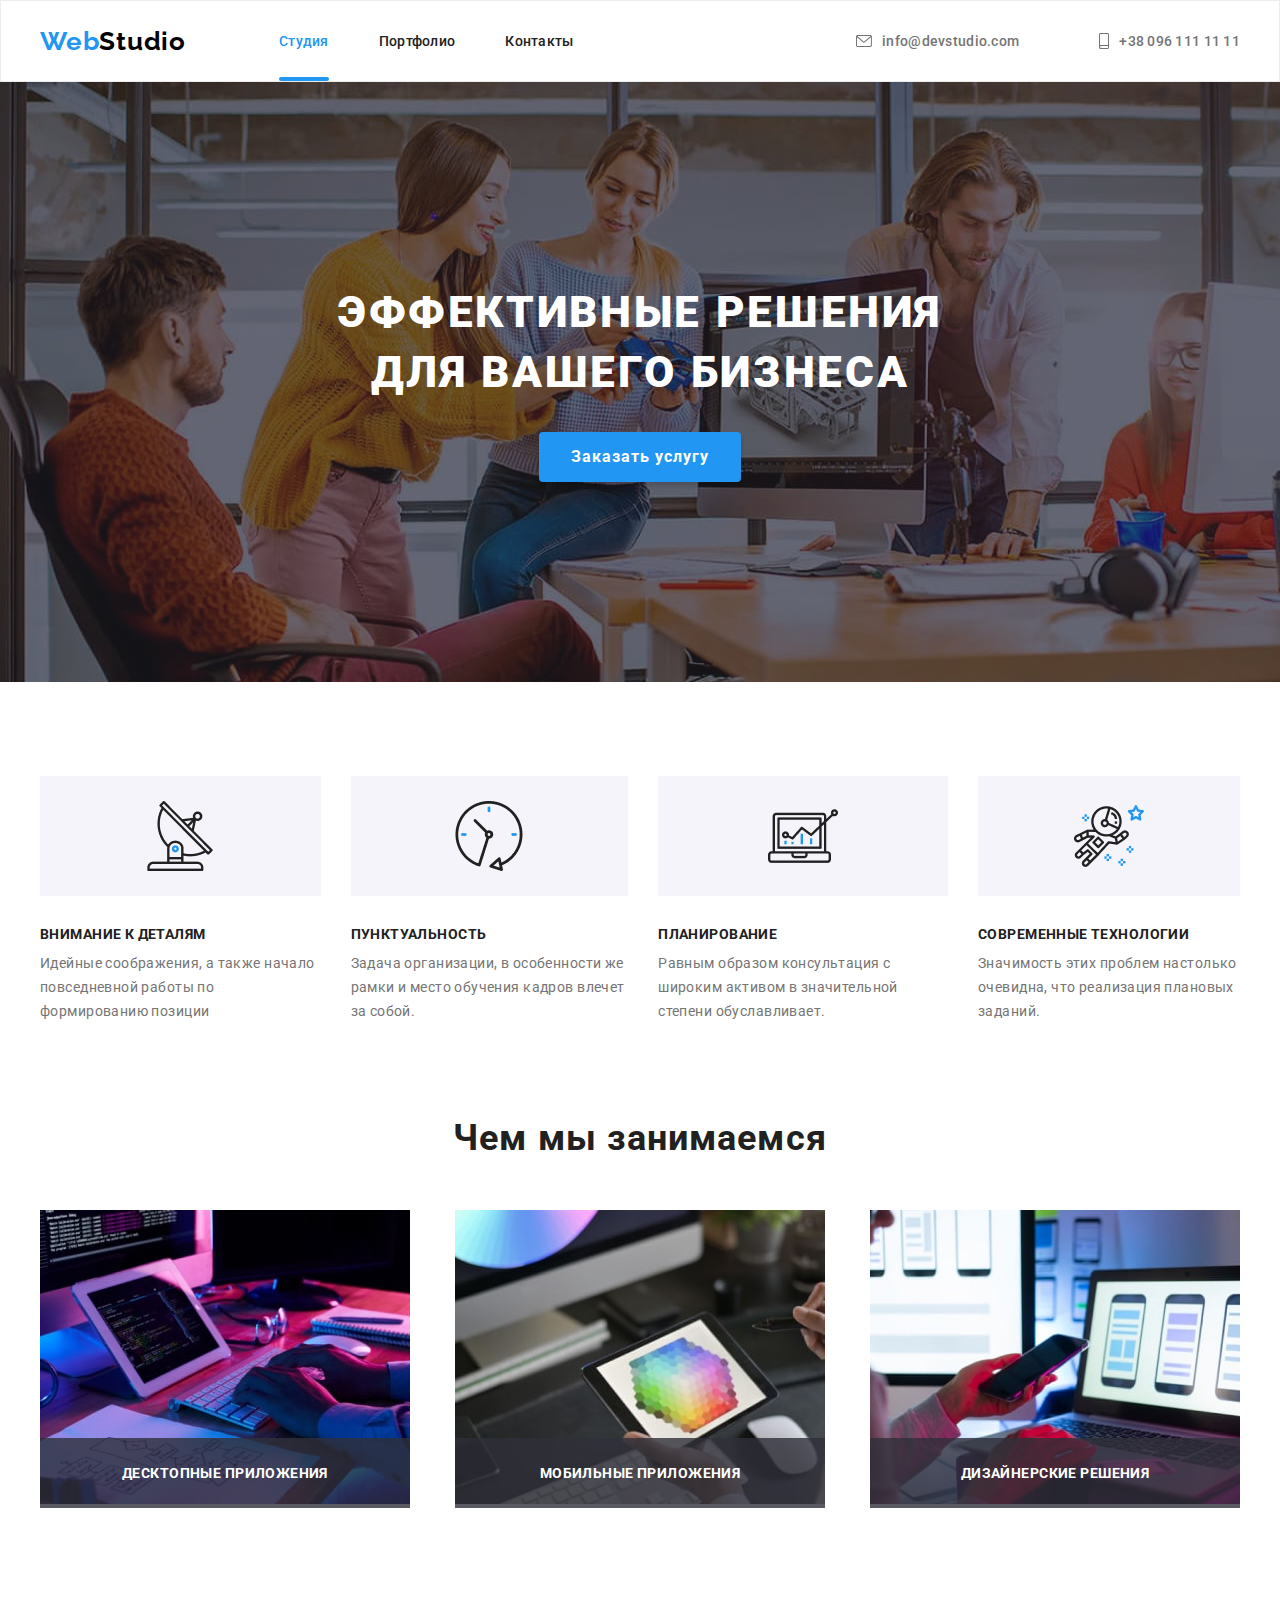
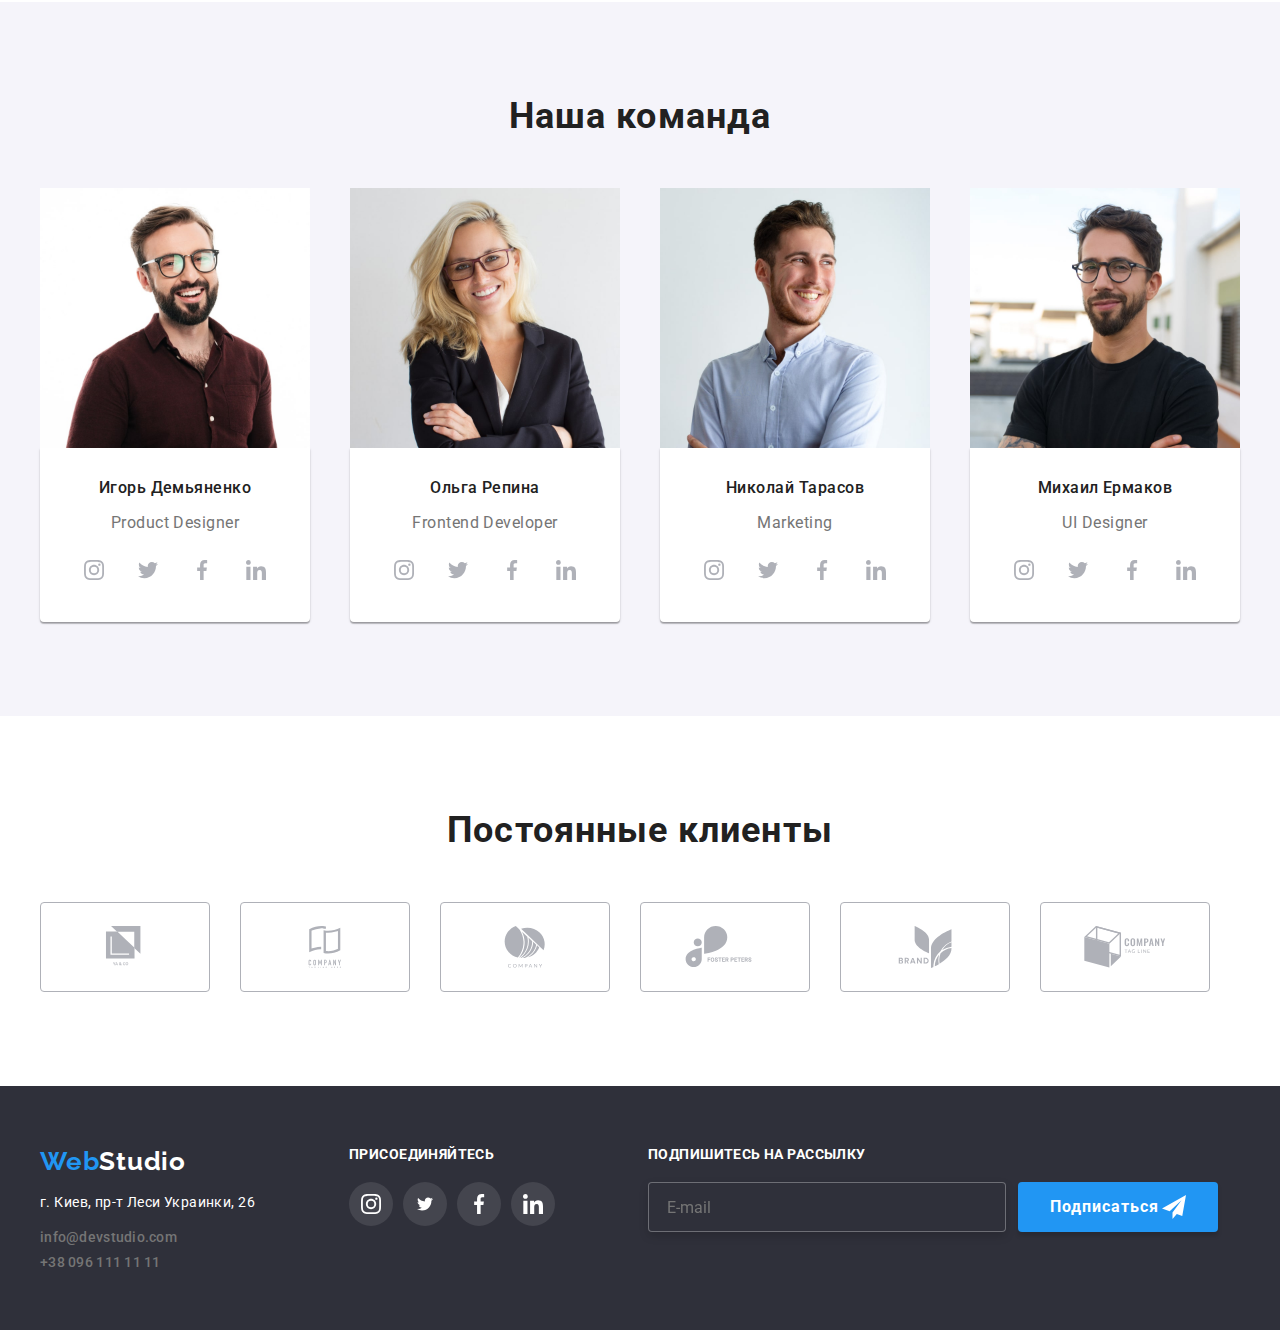
<file: index.html>
<!DOCTYPE html>
<html lang="ru">
<head>
    <meta charset="UTF-8">
    <meta name="viewport" content="width=device-width, initial-scale=1.0">
    <title>WEBSTUDiO</title>
    <link rel="stylesheet" href="https://cdnjs.cloudflare.com/ajax/libs/modern-normalize/1.0.0/modern-normalize.css">
    <link href="https://fonts.googleapis.com/css2?family=Raleway:wght@700&family=Roboto:wght@400;500;700;900&display=swap" rel="stylesheet">
    <link rel="stylesheet" href="./css/main.min.css">
    <link rel="stylesheet" href="./portfolio.html">
</head>
<body>
    <!--HEADER-->
    <header class="header">
        <div class="container main">
            <nav class="navigation">
                <a class="logo" href="" aria-label="Логотип веб студия">Web<span class="logo-name-part">Studio</span></a>
                <ul class="navigation-list list main">
                    <li class="navigation-list-item"><a class="navigation-list-link link current" href="./index.html">Студия</a></li>
                    <li class="navigation-list-item"><a class="navigation-list-link link" href="./portfolio.html">Портфолио</a></li>
                    <li class="navigation-list-item"><a class="navigation-list-link link" href="">Контакты</a></li>
                </ul>  
            </nav>
            <ul class="contacts list">
                <li class="contacts-icon">
                    <a class="header-email-link link" href="mailto:info@devstudio.com">
                        <svg class="contacts-icon-mail">
                            <use href="./images/sprite.svg#icon-envelope-hover"></use>
                        </svg>
                    info@devstudio.com</a>
                </li>
                <li>
                    <a class="header-tel-link link" href="tel:+380961111111">
                        <svg class="contacts-icon-tel">
                            <use href="./images/sprite.svg#icon-smartphone"></use>
                        </svg>
                    +38 096 111 11 11</a>
                </li>
            </ul>
        </div>
    </header>
    <main>
    <!--ORDER SERVISE-->
        <section class="order-servise background">
            <div class="container">
                <h1 class="description">Эффективные решения <br> для вашего бизнеса</h1>
                <button class="modal-button" type="button" data-modal-open>Заказать услугу</button>
            </div>
        </section>
    <!--ADVANTAGES-->
        <section class="advantages">
            <div class="container">
                <ul class="advantages-list list">
                    <li class="advantages-item icon-antenna"><h3 class="advantages-description">ВНИМАНИЕ К ДЕТАЛЯМ</h3><p class="advantages-text">Идейные соображения, а также начало повседневной работы по формированию позиции</p></li>
                    <li class="advantages-item icon-clock"><h3 class="advantages-description">ПУНКТУАЛЬНОСТЬ</h3><p class="advantages-text">Задача организации, в особенности же рамки и место обучения кадров влечет за собой.</p></li>
                    <li class="advantages-item icon-diagram"><h3 class="advantages-description">ПЛАНИРОВАНИЕ</h3><p class="advantages-text">Равным образом консультация с широким активом в значительной степени обуславливает.</p></li>
                    <li class="advantages-item icon-astronaut"><h3 class="advantages-description">СОВРЕМЕННЫЕ ТЕХНОЛОГИИ</h3><p class="advantages-text">Значимость этих проблем настолько очевидна, что реализация плановых заданий.</p></li>
                </ul>
            </div>
        </section>
    <!--WORK DESCRIPTION-->
        <section class="work-description">
            <div class="container">
                <h2 class="section-description">Чем мы занимаемся</h2>
                <ul class="work-description-list list">
                    <li class="work-decription-item">
                         <img src="./images/workdescription/wd1.jpg" alt="человек печатает текст на клавиатуре" width="370" height="294">
                        <div class="work-description-text">
                            <h3 class="text-description">ДECКТОПНЫЕ ПРИЛОЖЕНИЯ</h3>
                        </div>
                     </li>
                     <li class="work-decription-item">
                        <img src="./images/workdescription/wd2.jpg" alt="человек смотрит на экран телефона" width="370" height="294">
                        <div class="work-description-text">
                            <h3 class="text-description">МОБИЛЬНЫЕ ПРИЛОЖЕНИЯ</h3>
                        </div>
                    </li>
                    <li class="work-decription-item">
                        <img src="./images/workdescription/wd3.jpg" alt="человек смотрит на экран планшета" width="370" height="294">
                        <div class="work-description-text">
                            <h3 class="text-description">ДИЗАЙНЕРСКИЕ РЕШЕНИЯ</h3>
                        </div>
                    </li>
                 </ul>
            </div>
        </section>
    <!--TEAM-->
        <section class="our-team">
            <div class="container">
                <h2 class="section-description">Наша команда</h2>
                <ul class="team-list list">
                    <li class="team-item">
                        <img class="employee-photo" src="./images/team/employee-1.jpg" alt="сотрудник мужчина улыбается" width="270" height="260">
                        <div class="team-content"> 
                            <h3 class="employee-name">Игорь Демьяненко</h3>
                            <p class="employee-position">Product Designer</p> 
                            <ul class="social-list list">
                                <li class="social-list-item">
                                    <a class="social-list-link" href="">
                                        <svg class="social-list-svg">
                                            <use href="./images/sprite.svg#icon-instagram"></use>
                                        </svg>
                                    </a>
                                </li>
                                <li class="social-list-item">
                                    <a class="social-list-link" href="">
                                        <svg class="social-list-svg">
                                            <use href="./images/sprite.svg#icon-twitter"></use>
                                        </svg>
                                    </a>
                                </li>
                                <li class="social-list-item">
                                    <a class="social-list-link" href="">
                                        <svg class="social-list-svg">
                                            <use href="./images/sprite.svg#icon-facebook"></use>
                                        </svg>
                                    </a>
                                </li>
                                <li class="social-list-item">
                                    <a class="social-list-link" href="">
                                        <svg class="social-list-svg">
                                            <use href="./images/sprite.svg#icon-linkedin"></use>
                                        </svg>
                                    </a>
                                </li>
                            </ul> 
                        </div>
                    </li>
                    <li class="team-item">
                        <img class="employee-photo" src="./images/team/employee-2.jpg" alt="сотрудник женщина улыбается" width="270" height="260">
                        <div class="team-content">
                            <h3 class="employee-name">Ольга Репина</h3>
                            <p class="employee-position">Frontend Developer</p>
                            <ul class="social-list list">
                                <li class="social-list-item">
                                    <a class="social-list-link" href="">
                                        <svg class="social-list-svg">
                                            <use href="./images/sprite.svg#icon-instagram"></use>
                                        </svg>
                                    </a>
                                </li>
                                <li class="social-list-item">
                                    <a class="social-list-link" href="">
                                        <svg class="social-list-svg">
                                            <use href="./images/sprite.svg#icon-twitter"></use>
                                        </svg>
                                    </a>
                                </li>
                                <li class="social-list-item">
                                    <a class="social-list-link" href="">
                                        <svg class="social-list-svg">
                                            <use href="./images/sprite.svg#icon-facebook"></use>
                                        </svg>
                                    </a>
                                </li>
                                <li class="social-list-item">
                                    <a class="social-list-link" href="">
                                        <svg class="social-list-svg">
                                            <use href="./images/sprite.svg#icon-linkedin"></use>
                                        </svg>
                                    </a>
                                </li>
                            </ul> 
                        </div>
                    </li>
                    <li class="team-item">
                        <img class="employee-photo" src="./images/team/employee-3.jpg" alt="сотрудник мужчина улыбается" width="270" height="260">
                        <div class="team-content">
                            <h3 class="employee-name">Николай Тарасов</h3>
                            <p class="employee-position">Marketing</p>
                            <ul class="social-list list">
                                <li class="social-list-item">
                                    <a class="social-list-link" href="">
                                        <svg class="social-list-svg">
                                            <use href="./images/sprite.svg#icon-instagram"></use>
                                        </svg>
                                    </a>
                                </li>
                                <li class="social-list-item">
                                    <a class="social-list-link" href="">
                                        <svg class="social-list-svg">
                                            <use href="./images/sprite.svg#icon-twitter"></use>
                                        </svg>
                                    </a>
                                </li>
                                <li class="social-list-item">
                                    <a class="social-list-link" href="">
                                        <svg class="social-list-svg">
                                            <use href="./images/sprite.svg#icon-facebook"></use>
                                        </svg>
                                    </a>
                                </li>
                                <li class="social-list-item">
                                    <a class="social-list-link" href="">
                                        <svg class="social-list-svg">
                                            <use href="./images/sprite.svg#icon-linkedin"></use>
                                        </svg>
                                    </a>
                                </li>
                            </ul> 
                        </div>
                    </li>
                    <li class="team-item">
                        <img class="employee-photo" src="./images/team/employee-4.jpg" alt="сотрудник мужчина улыбается" width="270" height="260">
                        <div class="team-content">
                            <h3 class="employee-name">Михаил Ермаков</h3>
                            <p class="employee-position">UI Designer</p>
                            <ul class="social-list list">
                                <li class="social-list-item">
                                    <a class="social-list-link" href="">
                                        <svg class="social-list-svg">
                                            <use href="./images/sprite.svg#icon-instagram"></use>
                                        </svg>
                                    </a>
                                </li>
                                <li class="social-list-item">
                                    <a class="social-list-link" href="">
                                        <svg class="social-list-svg">
                                            <use href="./images/sprite.svg#icon-twitter"></use>
                                        </svg>
                                    </a>
                                </li>
                                <li class="social-list-item">
                                    <a class="social-list-link" href="">
                                        <svg class="social-list-svg">
                                            <use href="./images/sprite.svg#icon-facebook"></use>
                                        </svg>
                                    </a>
                                </li>
                                <li class="social-list-item">
                                    <a class="social-list-link" href="">
                                        <svg class="social-list-svg">
                                            <use href="./images/sprite.svg#icon-linkedin"></use>
                                        </svg>
                                    </a>
                                </li>
                            </ul> 
                        </div> 
                    </li>
                </ul>
            </div>
        </section>
        <!--OUR CLIENTS-->
        <section class="our-clients">
            <div class="container">
                <h2 class="section-description">Постоянные клиенты</h2>
                <ul class="clients-list list">
                    <li class="clients-list-item link">
                        <a class="clients-list-link" href="">
                            <svg class="clients-list-svg" width="44" height="50">
                                <use href="./images/sprite.svg#icon-logo-1"></use>
                            </svg>
                        </a>
                    </li>
                    <li class="clients-list-item link">
                        <a class="clients-list-link" href="">
                            <svg class="clients-list-svg" width="40" height="52">
                                <use href="./images/sprite.svg#icon-logo-2"></use>
                            </svg>
                        </a>
                    </li>
                    <li class="clients-list-item link">
                        <a class="clients-list-link" href="">
                            <svg class="clients-list-svg" width="41" height="42">
                                <use href="./images/sprite.svg#icon-logo-3"></use>
                            </svg>
                        </a>
                    </li>
                    <li class="clients-list-item link">
                        <a class="clients-list-link" href="">
                            <svg class="clients-list-svg" width="80" height="42">
                                <use href="./images/sprite.svg#icon-logo-4"></use>
                            </svg>
                        </a>
                    </li>
                    <li class="clients-list-item link">
                        <a class="clients-list-link" href="">
                            <svg class="clients-list-svg" width="59" height="47">
                                <use href="./images/sprite.svg#icon-logo-5"></use>
                            </svg>
                        </a>
                    </li>
                    <li class="clients-list-item link">
                        <a class="clients-list-link" href="">
                            <svg class="clients-list-svg" width="89" height="46">
                                <use href="./images/sprite.svg#icon-logo-6"></use>
                            </svg>
                        </a>
                    </li>
                </ul>
            </div>
        </section>
    </main>
    <!--FOOTER-->
    <footer class="page-footer">
        <div class="container">
            <div class="address-section">
                <a class="logo" href="" aria-label="Логотип веб студия">Web<span class="logo-footer">Studio</span></a>
                <address class="address">
                    <p class="address-street">г. Киев, пр-т Леси Украинки, 26</p>
                    <div class="contacts-item">
                        <a class="header-email-link link" href="mailto:info@devstudio.com ">info@devstudio.com</a>
                        <a class="header-tel-link link" href="tel:+380961111111">+38 096 111 11 11</a>
                    </div>
                </address>
            </div>
            <div class="join">
                <span class="join-text">ПРИСОЕДИНЯЙТЕСЬ</span>
                <ul class="footer-social-list list">
                    <li class="footer-social-list-item">
                        <a class="footer-social-list-link" href="">
                            <svg weight="20" height="20" class="footer-social-list-svg">
                                <use href="./images/sprite.svg#icon-instagram"></use>
                            </svg>
                        </a>
                    </li>
                    <li class="footer-social-list-item">
                        <a class="footer-social-list-link" href="">
                            <svg weight="20" height="16" class="footer-social-list-svg">
                                <use href="./images/sprite.svg#icon-twitter"></use>
                            </svg>
                        </a>
                    </li>
                    <li class="footer-social-list-item">
                        <a class="footer-social-list-link" href="">
                            <svg weight="10" height="20" class="footer-social-list-svg">
                                <use href="./images/sprite.svg#icon-facebook"></use>
                            </svg>
                        </a>
                    </li>
                    <li class="footer-social-list-item">
                        <a class="footer-social-list-link" href="">
                            <svg weight="20" height="20" class="footer-social-list-svg">
                                <use href="./images/sprite.svg#icon-linkedin"></use>
                            </svg>
                        </a>
                    </li>
                </ul> 
            </div>
            <div class="footer-submit">
            <span class="join-text submit">ПОДПИШИТЕСЬ НА РАССЫЛКУ</span>
            <form action="#" class="footer-submit-link">
                <input type="email" name="user-mail" class="footer-submit-input" placeholder="E-mail">
                <button class="modal-button">Подписаться
                    <svg height="24" width="24" class="footer-social-list-svg">
                        <use href="./images/sprite.svg#icon-icon-send"></use>
                    </svg>
                </button>
            </form>    
            </div>
        </div>
    </footer>

    <div class="backdrop is-hidden" data-modal>
        <div class="modal">
            <button type="button" class="close-button" data-modal-close>
                <svg weight="11" height="11" class="svg-close-button">
                    <use href="./images/sprite.svg#icon-Vector"></use>
                </svg>
            </button>
            <form action="#" class="modal-form">
                <h2 class="modal-name">Оставьте свои данные, мы вам перезвоним</h2>
                <label class="modal-form-field">
                    Имя
                    <span class="modal-form-wrapper">
                        <input type="text" name="user-name" class="modal-form-input" required>
                        <svg width="12" height="12" class="modal-form-svg-icon">
                            <use href="./images/sprite.svg#icon-human"></use> 
                        </svg>   
                    </span>
                </label>
                <label class="modal-form-field">
                    Телефон
                    <span class="modal-form-wrapper">
                        <input type="tel" name="user-phone" class="modal-form-input" required>
                        <svg width="13" height="13" class="modal-form-svg-icon">
                            <use href="./images/sprite.svg#icon-tel"></use> 
                        </svg>
                    </span>
                </label>
                <label class="modal-form-field">
                    Почта
                    <span class="modal-form-wrapper">
                        <input type="email" name="user-mail" class="modal-form-input" required>
                        <svg width="15" height="12" class="modal-form-svg-icon">
                            <use href="./images/sprite.svg#icon-email"></use> 
                        </svg>
                    </span>
                </label>
                <textarea name="user-message" id="" cols="30" rows="10" class="modal-form-message" placeholder="Введите текст"></textarea>
                <input type="checkbox" name="user-policy" value="accept-policy" id="check-policy" class="modal-form-policy visually-hidden">
                <label for="check-policy" class="modal-form-policy-label">Соглашаюсь с рассылкой и принимаю <a href="#" class="modal-form-policy-link"> Условия договора</a></label>
                <button type="submit" class="modal-form-btn">Отправить</button>
            </form>
        </div>
    </div>

    <script src="./js/modal.js"></script>
</body>
</html>
</file>
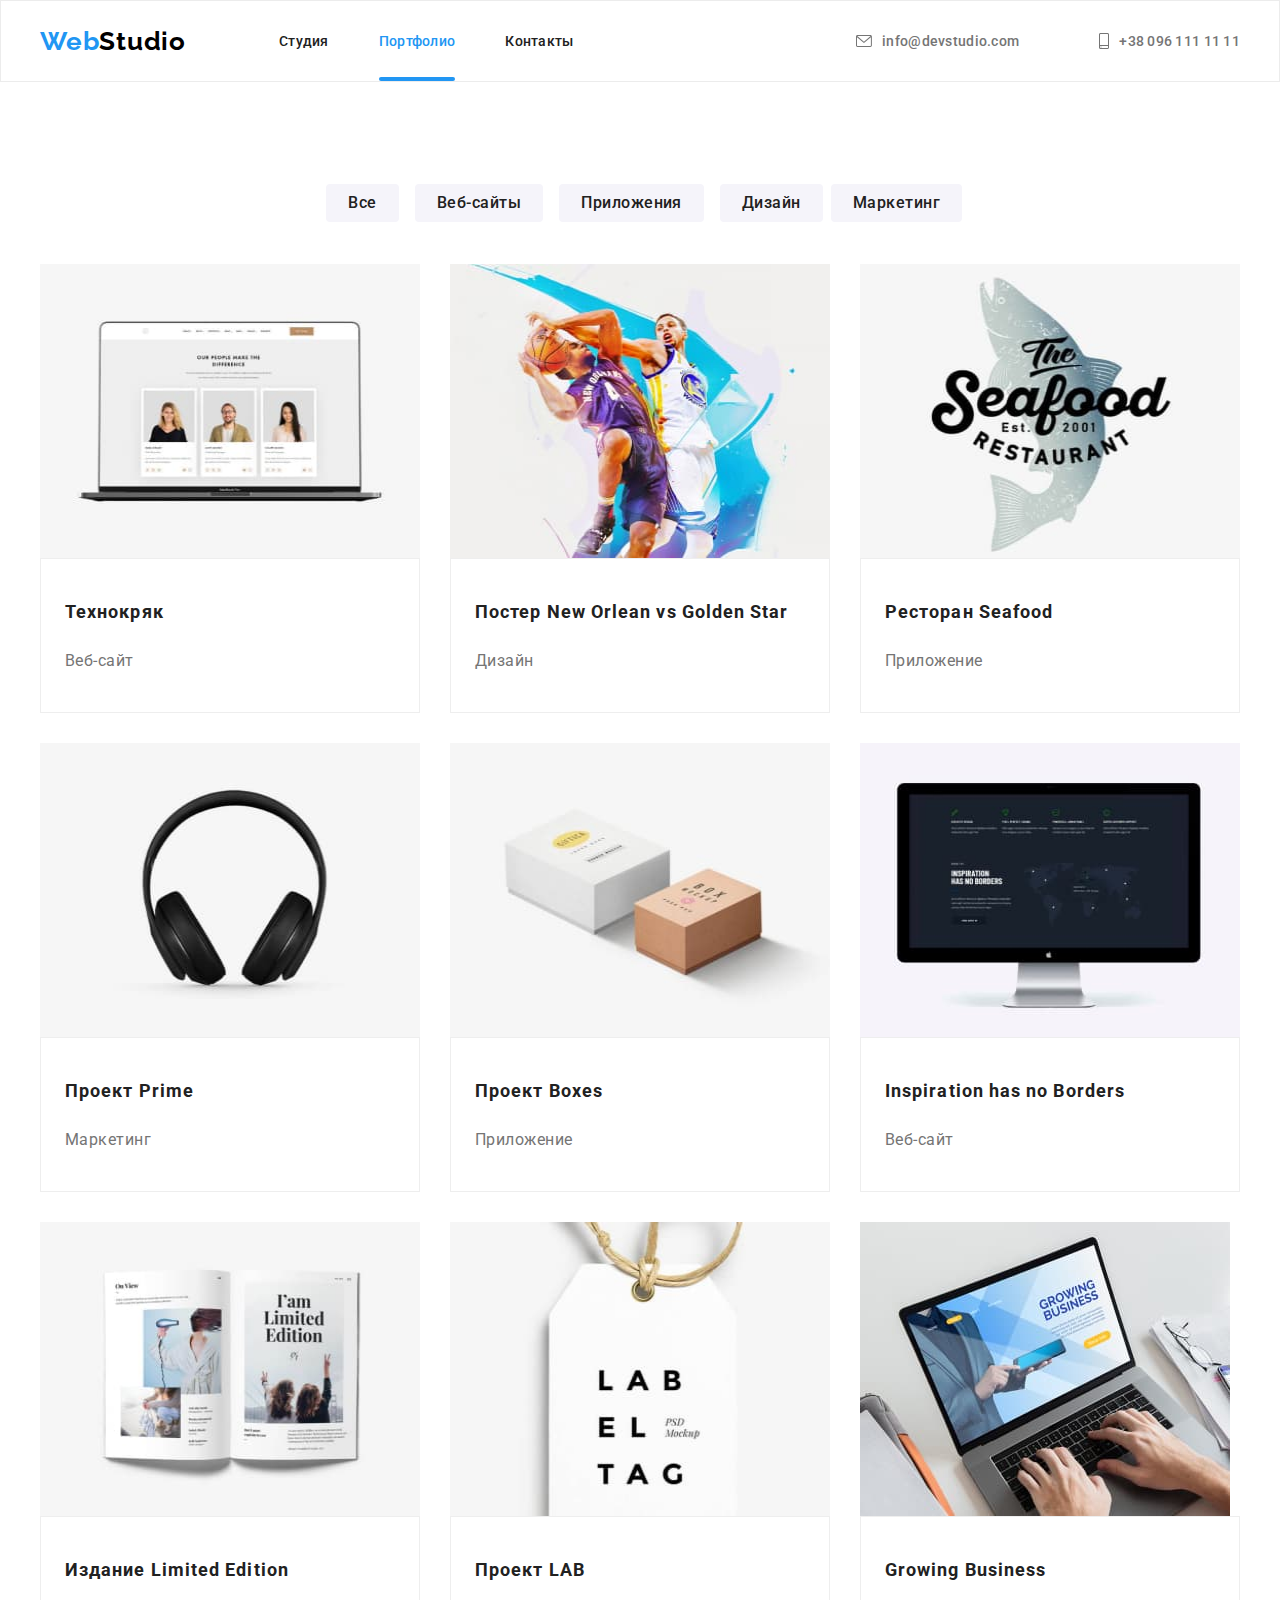
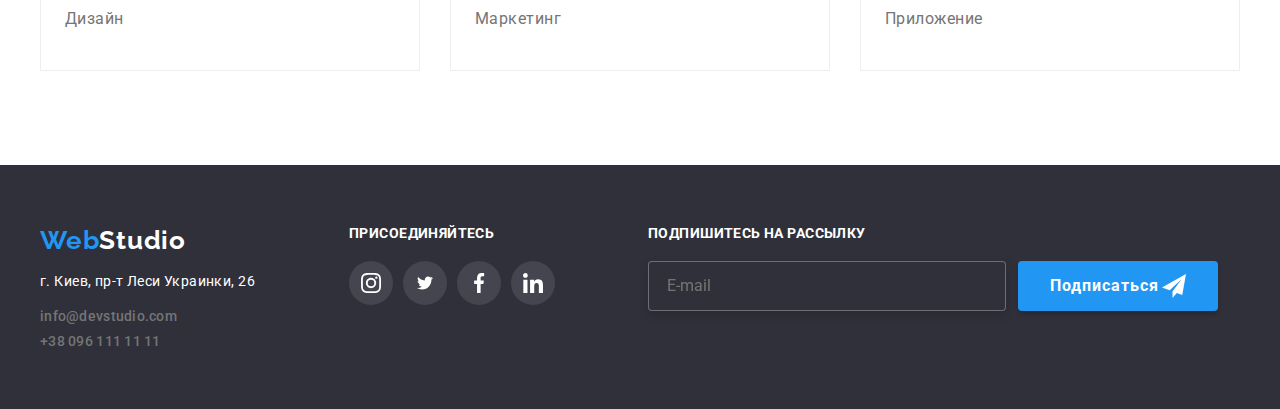
<file: portfolio.html>
<!DOCTYPE html>
<html lang="ru">
<head>
    <meta charset="UTF-8">
    <meta name="viewport" content="width=device-width, initial-scale=1.0">
    <title>WEBSTUDiO</title>
    <link rel="stylesheet" href="https://cdnjs.cloudflare.com/ajax/libs/modern-normalize/1.0.0/modern-normalize.css">
    <link href="https://fonts.googleapis.com/css2?family=Raleway:wght@700&family=Roboto:wght@400;500;700;900&display=swap" rel="stylesheet">
    <link rel="stylesheet" href="./css/portfolio.min.css">
    <link rel="stylesheet" href="./index.html">
</head>
<body>
    <!--HEADER-->
    <header class="header">
        <div class="container main">
            <nav class="navigation">
                <a class="logo" href="" aria-label="Логотип веб студия">Web<span class="logo-name-part">Studio</span></a>
                <ul class="navigation-list list main">
                    <li class="navigation-list-item"><a class="navigation-list-link link" href="./index.html">Студия</a></li>
                    <li class="navigation-list-item"><a class="navigation-list-link link current" href="./portfolio.html">Портфолио</a></li>
                    <li class="navigation-list-item"><a class="navigation-list-link link" href="">Контакты</a></li>
                </ul>  
            </nav>
            <ul class="contacts list">
                <li class="contacts-icon">
                    <a class="header-email-link link" href="mailto:info@devstudio.com">
                        <svg class="contacts-icon-mail">
                            <use href="./images/sprite.svg#icon-envelope-hover"></use>
                        </svg>
                    info@devstudio.com</a>
                </li>
                <li>
                    <a class="header-tel-link link" href="tel:+380961111111">
                        <svg class="contacts-icon-tel">
                            <use href="./images/sprite.svg#icon-smartphone"></use>
                        </svg>
                    +38 096 111 11 11</a>
                </li>
            </ul>
        </div>
    </header>
    <!--PORTFOLIO-->
    <main>
            <section class="portfolio">
                <div class="container">
                    <ul class="portfolio-list list">
                        <li class="portfolio-item"><button class="portfolio-button" type="button">Все</button></li>
                        <li class="portfolio-item"><button class="portfolio-button" type="button">Веб-сайты</button></li>
                        <li class="portfolio-item"><button class="portfolio-button" type="button">Приложения</button></li>
                        <li class="portfolio-item"><button class="portfolio-button" type="button">Дизайн</button></li>
                        <li class="portfolio-item"><button class="portfolio-button" type="button">Маркетинг</button></li>
                    </ul>
                <ul class="our-portfolio-list list">
                    <li class="our-portfolio-item">
                        <a class="our-porfolio-link" href=""><img class="portfolio-photo" src="./images/portfolio/portfolio1.jpg" alt="на компьютере изображенны фотографии людей" width="100%" height="294"></a>
                        <div class="our-portfolio-content">
                            <a class="link" href=""><h2 class="portfolio-name">Технокряк</h2></a>
                            <a class="link" href=""><p class="portfolio-type">Веб-сайт</p></a>
                        </div>
                        <div class="overlay-portfilio-text">
                            <p class="portfolio-text">Технокряк это современная площадка распространения коронавируса. Компании используют эту платформу для цифрового шпионажа и атак на защищённые сервера конкурентов.</p>
                        </div>
                    </li>
                    <li class="our-portfolio-item">
                        <a href=""><img class="portfolio-photo" src="./images/portfolio/portfolio2.jpg" alt="баскетболисты c мячом" width="100%" height="294"></a>
                        <div class="our-portfolio-content">
                            <a class="link" href=""><h2 class="portfolio-name">Постер New Orlean vs Golden Star</h2></a>
                            <a class="link" href=""><p class="portfolio-type">Дизайн</p></a>
                        </div>
                        <div class="overlay-portfilio-text">
                            <p class="portfolio-text">Технокряк это современная площадка распространения коронавируса. Компании используют эту платформу для цифрового шпионажа и атак на защищённые сервера конкурентов.</p>
                        </div>
                    </li>
                    <li class="our-portfolio-item">
                        <a href=""><img class="portfolio-photo" src="./images/portfolio/portfolio3.jpg" alt="логотип ресторана Seafood" width="100%" height="294"></a>
                        <div class="our-portfolio-content">
                            <a class="link" href=""><h2 class="portfolio-name">Ресторан Seafood</h2></a>
                            <a class="link" href=""><p class="portfolio-type">Приложение</p></a>
                        </div>
                        <div class="overlay-portfilio-text">
                            <p class="portfolio-text">Технокряк это современная площадка распространения коронавируса. Компании используют эту платформу для цифрового шпионажа и атак на защищённые сервера конкурентов.</p>
                        </div>
                    </li>
                    <li class="our-portfolio-item">
                        <a href=""><img class="portfolio-photo" src="./images/portfolio/portfolio4.jpg" alt="наушники" width="100%" height="294"></a>
                        <div class="our-portfolio-content">
                            <a class="link" href=""><h2 class="portfolio-name">Проект Prime</h2></a>
                            <a class="link" href=""><p class="portfolio-type">Маркетинг</p></a>
                        </div>
                        <div class="overlay-portfilio-text">
                            <p class="portfolio-text">Технокряк это современная площадка распространения коронавируса. Компании используют эту платформу для цифрового шпионажа и атак на защищённые сервера конкурентов.</p>
                        </div>
                    </li>
                    <li class="our-portfolio-item">
                        <a href=""><img class="portfolio-photo" src="./images/portfolio/portfolio5.jpg" alt="две коробки" width="100%" height="294"></a>
                        <div class="our-portfolio-content">
                            <a class="link" href=""><h2 class="portfolio-name">Проект Boxes</h2></a>
                            <a class="link" href=""><p class="portfolio-type">Приложение</p></a>
                        </div>
                        <div class="overlay-portfilio-text">
                            <p class="portfolio-text">Технокряк это современная площадка распространения коронавируса. Компании используют эту платформу для цифрового шпионажа и атак на защищённые сервера конкурентов.</p>
                        </div>
                    </li>
                    <li class="our-portfolio-item"> 
                        <a href=""><img class="portfolio-photo" src="./images/portfolio/portfolio6.jpg" alt="монитор" width="100%" height="294"></a>
                        <div class="our-portfolio-content">
                            <a class="link" href=""><h2 class="portfolio-name">Inspiration has no Borders</h2></a>
                            <a class="link" href=""> <p class="portfolio-type">Веб-сайт</p></a>
                        </div>
                        <div class="overlay-portfilio-text">
                            <p class="portfolio-text">Технокряк это современная площадка распространения коронавируса. Компании используют эту платформу для цифрового шпионажа и атак на защищённые сервера конкурентов.</p>
                        </div>
                    </li>
                    <li class="our-portfolio-item">
                        <a href=""><img class="portfolio-photo" src="./images/portfolio/portfolio7.jpg" alt="открытый журнал" width="100%" height="294"></a>
                        <div class="our-portfolio-content">
                            <a class="link" href=""><h2 class="portfolio-name">Издание Limited Edition</h2></a>
                            <a class="link" href=""><p class="portfolio-type">Дизайн</p></a>
                        </div>
                        <div class="overlay-portfilio-text">
                            <p class="portfolio-text">Технокряк это современная площадка распространения коронавируса. Компании используют эту платформу для цифрового шпионажа и атак на защищённые сервера конкурентов.</p>
                        </div>
                    </li>
                    <li class="our-portfolio-item">
                        <a href=""><img class="portfolio-photo" src="./images/portfolio/portfolio8.jpg" alt="картонная подвеска с названием проекта" width="100%" height="294"></a>
                        <div class="our-portfolio-content">
                            <a class="link" href=""><h2 class="portfolio-name">Проект LAB</h2></a>
                            <a class="link" href=""><p class="portfolio-type">Маркетинг</p></a>
                        </div>
                        <div class="overlay-portfilio-text">
                            <p class="portfolio-text">Технокряк это современная площадка распространения коронавируса. Компании используют эту платформу для цифрового шпионажа и атак на защищённые сервера конкурентов.</p>
                        </div>
                    </li>
                    <li class="our-portfolio-item">
                        <a href=""><img class="portfolio-photo" src="./images/portfolio/portfolio9.jpg" alt="человек печатает на клавиатуре ноутбука" width="370" height="294"></a>
                        <div class="our-portfolio-content">
                            <a class="link" href=""><h2 class="portfolio-name">Growing Business</h2></a>
                            <a class="link" href=""><p class="portfolio-type">Приложение</p></a>
                        </div>
                        <div class="overlay-portfilio-text">
                            <p class="portfolio-text">Технокряк это современная площадка распространения коронавируса. Компании используют эту платформу для цифрового шпионажа и атак на защищённые сервера конкурентов.</p>
                        </div>
                    </li>
                </ul>
            </div>
            </section>
    </main>
    <!--FOOTER-->
    <footer class="page-footer">
        <div class="container">
            <div class="address-section">
                <a class="logo" href="" aria-label="Логотип веб студия">Web<span class="logo-footer">Studio</span></a>
                <address class="address">
                    <p class="address-street">г. Киев, пр-т Леси Украинки, 26</p>
                    <div class="contacts-item">
                        <a class="header-email-link link" href="mailto:info@devstudio.com ">info@devstudio.com</a>
                        <a class="header-tel-link link" href="tel:+380961111111">+38 096 111 11 11</a>
                    </div>
                </address>
            </div>
            <div class="join">
                <span class="join-text">ПРИСОЕДИНЯЙТЕСЬ</span>
                <ul class="footer-social-list list">
                    <li class="footer-social-list-item">
                        <a class="footer-social-list-link" href="">
                            <svg weight="20" height="20" class="footer-social-list-svg">
                                <use href="./images/sprite.svg#icon-instagram"></use>
                            </svg>
                        </a>
                    </li>
                    <li class="footer-social-list-item">
                        <a class="footer-social-list-link" href="">
                            <svg weight="20" height="16" class="footer-social-list-svg">
                                <use href="./images/sprite.svg#icon-twitter"></use>
                            </svg>
                        </a>
                    </li>
                    <li class="footer-social-list-item">
                        <a class="footer-social-list-link" href="">
                            <svg weight="10" height="20" class="footer-social-list-svg">
                                <use href="./images/sprite.svg#icon-facebook"></use>
                            </svg>
                        </a>
                    </li>
                    <li class="footer-social-list-item">
                        <a class="footer-social-list-link" href="">
                            <svg weight="20" height="20" class="footer-social-list-svg">
                                <use href="./images/sprite.svg#icon-linkedin"></use>
                            </svg>
                        </a>
                    </li>
                </ul> 
            </div>
            <div class="footer-submit">
            <span class="join-text submit">ПОДПИШИТЕСЬ НА РАССЫЛКУ</span>
            <form action="#" class="footer-submit-link">
                <input type="email" name="user-mail" class="footer-submit-input" placeholder="E-mail">
                <button class="modal-button">Подписаться
                    <svg height="24" width="24" class="footer-social-list-svg">
                        <use href="./images/sprite.svg#icon-icon-send"></use>
                    </svg>
                </button>
            </form>    
            </div>
        </div>
    </footer>
</body>
</html>
</file>
<file: css/main.min.css>
.visually-hidden{position:absolute !important;clip:rect(1px 1px 1px 1px);clip:rect(1px, 1px, 1px, 1px);padding:0 !important;border:0 !important;height:1px !important;width:1px !important;overflow:hidden}body{font-family:"Roboto", sans-serif;color:#757575}.list{list-style:none;padding:0px;margin:0px}.link{text-decoration:none}.current::after{content:"";display:block;height:4px;width:100%;bottom:-4px;position:absolute;background-color:#2196F3;border-radius:2px}.container{margin-left:auto;margin-right:auto;width:1230px;padding-left:15px;padding-right:15px}.logo{margin-right:93px;font-family:"Raleway", sans-serif;font-style:normal;font-weight:700;font-size:26px;line-height:1.192;letter-spacing:0.03em;color:#2196F3;list-style:none;text-decoration:none}.logo-name-part{color:#000}.logo-footer{color:#fff}.section-description{margin-top:0px;margin-bottom:50px;font-weight:700;font-size:36px;line-height:1.166;text-align:center;letter-spacing:0.03em;color:#212121}.modal-button,.modal-form-btn{display:inline-block;min-width:200px;padding:10px 32px;font-weight:700;font-size:16px;line-height:1.875;align-items:center;letter-spacing:0.06em;color:#fff;background:#2196F3;box-shadow:0px 4px 4px rgba(0,0,0,0.15);border-radius:4px;border:none}.modal-form-btn{align-self:center;background:#188CE8;box-shadow:0px 4px 4px rgba(0,0,0,0.15);border-radius:4px;margin-top:40px;margin-bottom:40px;border:none}.backdrop{position:fixed;top:0;left:0;width:100%;height:100%;background:rgba(0,0,0,0.2);transition:all 250ms cubic-bezier(0.4, 0, 0.2, 1)}.backdrop.is-hidden{opacity:0;visibility:hidden;pointer-events:none}.backdrop.is-hidden .modal{transform:translate(-50%, -50%) scale(0)}.modal{position:absolute;top:50%;left:50%;transform:translate(-50%, -50%) scale(1);width:528px;height:581px;padding:40px;background:#fff;box-shadow:0px 1px 3px rgba(0,0,0,0.12),0px 1px 1px rgba(0,0,0,0.14),0px 2px 1px rgba(0,0,0,0.2);border-radius:4px}.close-button{position:absolute;top:8px;right:8px;width:30px;height:30px;background:#fff;border:1px solid rgba(0,0,0,0.1);border-radius:50%;cursor:pointer;transition:all 250ms cubic-bezier(0.4, 0, 0.2, 1)}.close-button:hover{fill:#2196F3}.svg-close-button{width:11px;height:11px;transition:color 250ms cubic-bezier(0.4, 0, 0.2, 1)}.modal-form{display:flex;flex-direction:column}.modal-form-input{display:block;width:100%;height:40px;border:1px solid rgba(33,33,33,0.2);border-radius:4px;padding-left:42px;cursor:pointer}.modal-form-input:focus,.modal-form-message:focus{padding:12px 16px;outline:none;border:1px solid #2196F3}.modal-form-message:focus::placeholder{padding:6px 8px}.modal-form-message{width:448px;height:120px;border:1px solid rgba(33,33,33,0.2);border-radius:4px;resize:none;margin-bottom:20px}.modal-form-field{margin-bottom:10px}.modal-form-wrapper{display:block;position:relative;margin-top:4px;cursor:pointer}.modal-name{width:448px;height:23px;font-weight:bold;font-size:20px;line-height:1.045;text-align:center;letter-spacing:0.03em;color:#212121}.modal-form-svg-icon{position:absolute;top:50%;left:12px;transform:translateY(-50%)}.modal-form-input:focus+.modal-form-svg-icon{fill:#2196F3}.modal-form-input:focus{padding-left:42px}.modal-form-policy-label::before{display:inline-block;content:"";width:16px;height:15px;border:2px solid #212121;margin-right:8.38px}.modal-form-policy-label{font-size:14px;line-height:1.714;letter-spacing:0.03em;color:#757575}.modal-form-policy:checked+.modal-form-policy-label::before{background-color:#2196F3;background-image:url(../images/modal/Vector.png);background-repeat:no-repeat;background-position:50% 50%;border:none}.modal-form-policy-link{color:#2196F3;text-decoration:underline}.modal-form-message::placeholder{padding:12px 16px}.social-list{display:flex;justify-content:space-between;padding-left:32px;padding-right:32px}.social-list-svg{width:20px;height:20px;transition:fill 250ms cubic-bezier(0.4, 0, 0.2, 1)}.social-list-link{display:flex;justify-content:center;align-items:center;width:44px;height:44px;fill:#AFB1B8;transition:background-color 250ms cubic-bezier(0.4, 0, 0.2, 1)}.social-list-link:hover{background-color:#2196F3;border-radius:50%}.social-list-link:hover .social-list-svg{fill:#fff}.header{background-color:#fff;border:1px solid #ECECEC}.header-email-link,.header-tel-link{display:flex;font-weight:500;font-size:14px;line-height:1.143;letter-spacing:0.02em;color:#757575;transition:color 250ms cubic-bezier(0.4, 0, 0.2, 1)}.header-email-link:hover,.header-email-link:focus,.header-tel-link:hover,.header-tel-link:focus{color:#2196F3}.main{display:flex;align-items:center;justify-content:space-between;height:80px}.navigation>.logo{align-self:center}.navigation{display:flex}.navigation-list-link{position:relative;padding-top:32px;padding-bottom:28px;font-weight:500;font-size:14px;line-height:1.143;letter-spacing:0.02em;color:#212121;transition:color 250ms cubic-bezier(0.4, 0, 0.2, 1)}.navigation-list-item:not(:last-child){margin-right:50px}.navigation-list-link.current{color:#2196F3}.navigation-list-link:hover,.navigation-list-link:focus{color:#2196F3}.contacts{display:flex}.contacts-icon-mail{align-self:center;width:16px;height:12px;fill:#757575;margin-right:10px;transition:fill 250ms cubic-bezier(0.4, 0, 0.2, 1)}.contacts-icon-tel{align-self:center;width:10px;height:16px;fill:#757575;margin-right:10px;transition:color 250ms cubic-bezier(0.4, 0, 0.2, 1)}.contacts-item{display:flex;flex-direction:column}.contacts-icon:not(:last-child){margin-right:30px}.contacts-icon .header-email-link{margin-right:50px}.header-email-link:hover .contacts-icon-mail{fill:#2196F3}.header-tel-link:hover .contacts-icon-tel{fill:#2196F3}.contacts-item>.header-email-link{margin-bottom:9px}.description{margin-top:0px;margin-bottom:30px;font-weight:900;font-size:44px;line-height:1.364;letter-spacing:0.06em;text-transform:uppercase;color:#fff}.order-servise{text-align:center;padding-top:200px;padding-bottom:200px;margin-bottom:94px}.background{height:600px;max-width:1600px;margin-left:auto;margin-right:auto;background-image:linear-gradient(rgba(47,48,58,0.4), rgba(47,48,58,0.4)),url(../images/hero/hero.jpg)}.icon-antenna::before{background-image:url(../images/advantages/antenna.png)}.icon-clock::before{background-image:url(../images/advantages/clock.png)}.icon-diagram::before{background-image:url(../images/advantages/diagram.png)}.icon-astronaut::before{background-image:url(../images/advantages/astronaut.png)}.advantages{margin-bottom:94px}.advantages-text{margin-top:0;margin-bottom:0;font-weight:normal;font-size:14px;line-height:1.714;letter-spacing:0.03em;color:#757575}.advantages-item:not(:last-child){margin-right:30px}.advantages-description{margin-top:0px;margin-bottom:10px;font-weight:700;font-size:14px;line-height:1.143;letter-spacing:0.03em;text-transform:uppercase;color:#212121}.advantages-item::before{padding-right:100px;margin-bottom:30px;display:block;content:"";height:120px;background-size:70px 70px;background-repeat:no-repeat;background-position:center;background-color:#F5F4FA}.advantages-list{display:flex}.work-description{margin-bottom:94px}.work-description-list{display:flex;justify-content:space-between}.work-decription-item{position:relative}.work-description-text{position:absolute;bottom:0;left:0;height:70px;width:100%;background:rgba(47,48,58,0.8)}.text-description{padding:27px 52px;margin:0;font-weight:bold;font-size:14px;line-height:1.142;text-align:center;letter-spacing:0.03em;text-transform:uppercase;color:#fff}.our-team{background-color:#F5F4FA;padding-bottom:94px;padding-top:94px;margin-bottom:94px}.employee-name,.employee-position{background-color:#fff}.team-list{display:flex;justify-content:space-between}.team-item{border-radius:0px 0px 4px 4px}.employee-photo{display:block}.team-content{background:#fff;box-shadow:0px 1px 3px rgba(0,0,0,0.12),0px 1px 1px rgba(0,0,0,0.14),0px 2px 1px rgba(0,0,0,0.2);border-radius:0px 0px 4px 4px;padding-top:30px;padding-bottom:30px}.employee-name{display:block;margin-bottom:10px;margin-top:0;font-weight:500;font-size:16px;line-height:1.188;text-align:center;letter-spacing:0.03em;color:#212121}.employee-position{margin-bottom:16px;font-weight:normal;font-size:16px;line-height:1.188;text-align:center;letter-spacing:0.03em}.our-clients{margin-bottom:94px}.clients-list{display:flex}.clients-list-link{display:flex;justify-content:center;align-items:center;width:170px;height:90px;border:1px solid #AFB1B8;border-radius:4px;transition:border-color 250ms cubic-bezier(0.4, 0, 0.2, 1)}.clients-list-item:not(:last-child){margin-right:30px}.clients-list-link:hover{border-color:#2196F3}.clients-list-svg{width:100%;height:100%;padding:23px 40px;fill:#AFB1B8;transition:fill 250ms cubic-bezier(0.4, 0, 0.2, 1)}.clients-list-svg:hover{fill:#2196F3}.address-section{display:flex;flex-direction:column;justify-content:space-around;margin-right:70px}.address{display:flex;flex-direction:column;font-style:normal;color:#fff}.address-street{font-weight:normal;font-size:14px;line-height:1.714;letter-spacing:0.03em}.page-footer{background-color:#2F303A;padding-top:60px;padding-bottom:60px}.page-footer .container{display:flex}.join{display:flex;flex-direction:column;width:206px;height:80px}.join-text{font-style:normal;font-weight:bold;font-size:14px;line-height:1.142;letter-spacing:0.03em;text-transform:uppercase;color:#fff}.submit{display:block;margin-bottom:20px}.footer-submit{margin-left:93px}.footer-submit-link{display:flex;justify-content:center}.footer-submit-link .modal-button{display:flex;align-items:center;justify-content:space-between}.footer-submit-button{height:50px;width:200px;background-color:#2196F3;box-shadow:0px 4px 4px rgba(0,0,0,0.15);border-radius:4px}.footer-submit-input::placeholder{padding-top:15px;padding-left:16px}.footer-submit-input{width:358px;height:50px;margin-right:12px;background-color:#2F303A;border:1px solid rgba(255,255,255,0.3);filter:drop-shadow(0px 4px 4px rgba(0,0,0,0.15));border-radius:4px}.footer-submit-input:focus{padding:16px;color:rgba(255,255,255,0.3)}.footer-social-list{display:flex;justify-content:space-between;margin-top:20px}.footer-social-list-svg{fill:#fff}.footer-social-list-link{display:flex;justify-content:center;align-items:center;width:44px;height:44px;border-radius:50%;background:rgba(255,255,255,0.1);transition:background-color 250ms cubic-bezier(0.4, 0, 0.2, 1)}.footer-social-list-item{display:flex;justify-content:center;align-items:center}.footer-social-list-link:hover{background-color:#2196F3}
/*# sourceMappingURL=main.min.css.map */
</file>
<file: css/portfolio.min.css>
body{font-family:"Roboto", sans-serif;color:#757575}.list{list-style:none;padding:0px;margin:0px}.link{text-decoration:none}.current::after{content:"";display:block;height:4px;width:100%;bottom:-4px;position:absolute;background-color:#2196F3;border-radius:2px}.container{margin-left:auto;margin-right:auto;width:1230px;padding-left:15px;padding-right:15px}.logo{margin-right:93px;font-family:"Raleway", sans-serif;font-style:normal;font-weight:700;font-size:26px;line-height:1.192;letter-spacing:0.03em;color:#2196F3;list-style:none;text-decoration:none}.logo-name-part{color:#000}.logo-footer{color:#fff}.modal-button,.modal-form-btn{display:inline-block;min-width:200px;padding:10px 32px;font-weight:700;font-size:16px;line-height:1.875;align-items:center;letter-spacing:0.06em;color:#fff;background:#2196F3;box-shadow:0px 4px 4px rgba(0,0,0,0.15);border-radius:4px;border:none}.modal-form-btn{align-self:center;background:#188CE8;box-shadow:0px 4px 4px rgba(0,0,0,0.15);border-radius:4px;margin-top:40px;margin-bottom:40px;border:none}.section-description{margin-top:0px;margin-bottom:50px;font-weight:700;font-size:36px;line-height:1.166;text-align:center;letter-spacing:0.03em;color:#212121}.header{background-color:#fff;border:1px solid #ECECEC}.header-email-link,.header-tel-link{display:flex;font-weight:500;font-size:14px;line-height:1.143;letter-spacing:0.02em;color:#757575;transition:color 250ms cubic-bezier(0.4, 0, 0.2, 1)}.header-email-link:hover,.header-email-link:focus,.header-tel-link:hover,.header-tel-link:focus{color:#2196F3}.main{display:flex;align-items:center;justify-content:space-between;height:80px}.navigation>.logo{align-self:center}.navigation{display:flex}.navigation-list-link{position:relative;padding-top:32px;padding-bottom:28px;font-weight:500;font-size:14px;line-height:1.143;letter-spacing:0.02em;color:#212121;transition:color 250ms cubic-bezier(0.4, 0, 0.2, 1)}.navigation-list-item:not(:last-child){margin-right:50px}.navigation-list-link.current{color:#2196F3}.navigation-list-link:hover,.navigation-list-link:focus{color:#2196F3}.address-section{display:flex;flex-direction:column;justify-content:space-around;margin-right:70px}.address{display:flex;flex-direction:column;font-style:normal;color:#fff}.address-street{font-weight:normal;font-size:14px;line-height:1.714;letter-spacing:0.03em}.contacts{display:flex}.contacts-icon-mail{align-self:center;width:16px;height:12px;fill:#757575;margin-right:10px;transition:fill 250ms cubic-bezier(0.4, 0, 0.2, 1)}.contacts-icon-tel{align-self:center;width:10px;height:16px;fill:#757575;margin-right:10px;transition:color 250ms cubic-bezier(0.4, 0, 0.2, 1)}.contacts-item{display:flex;flex-direction:column}.contacts-icon:not(:last-child){margin-right:30px}.contacts-icon .header-email-link{margin-right:50px}.header-email-link:hover .contacts-icon-mail{fill:#2196F3}.header-tel-link:hover .contacts-icon-tel{fill:#2196F3}.contacts-item>.header-email-link{margin-bottom:9px}.portfolio{padding-top:94px;padding-bottom:94px}.portfolio-list{display:flex;justify-content:center;margin-bottom:34px}.portfolio-item{align-self:center}.portfolio-item:not(:last-child){margin:8px}.our-portfolio-item{position:relative;width:calc((100% - 60px)/3);margin-right:30px;margin-bottom:30px;transition:box-shadow 250ms cubic-bezier(0.4, 0, 0.2, 1)}.our-portfolio-item:hover{box-shadow:0px 1px 1px rgba(0,0,0,0.12),0px 4px 4px rgba(0,0,0,0.06),1px 4px 6px rgba(0,0,0,0.16)}.our-portfolio-item:nth-child(3n){margin-right:0}.our-portfolio-item:nth-last-child(-n+3){margin-bottom:0}.our-portfolio-list{display:flex;flex-wrap:wrap}.portfolio-photo{display:block}.our-portfolio-content{background:#fff;border:1px solid #EEEEEE;box-sizing:border-box;padding:20px 24px}.portfolio-button{min-width:73px;display:inline-block;padding:6px 22px;border:0;border-radius:4px;font-weight:500;font-size:16px;line-height:1.625;text-align:center;letter-spacing:0.03em;color:#212121;background:#F5F4FA;transition:color,background-color 250ms cubic-bezier(0.4, 0, 0.2, 1)}.portfolio-button:hover,.portfolio-button:focus{font-weight:500;font-size:16px;line-height:1.625;text-align:center;letter-spacing:0.03em;color:#fff;background:#2196F3;cursor:pointer}.portfolio-name{font-weight:700;font-size:18px;line-height:2.000;letter-spacing:0.06em;color:#212121}.portfolio-type{font-weight:normal;font-size:16px;line-height:1.875;letter-spacing:0.03em;color:#757575}.overlay-portfilio-text{position:absolute;top:0;left:0;width:100%;height:294px;padding:63px 24px;background:rgba(33,150,243,0.9);opacity:0;transform:translateY(294px);transition:transform 250ms cubic-bezier(0.4, 0, 0.2, 1)}.our-portfolio-item:hover .overlay-portfilio-text{opacity:1;transform:translateY(0)}.portfolio-text{font-weight:normal;font-size:18px;line-height:1.555;letter-spacing:0.03em;color:#fff}.page-footer{background-color:#2F303A;padding-top:60px;padding-bottom:60px}.page-footer .container{display:flex}.join{display:flex;flex-direction:column;width:206px;height:80px}.join-text{font-style:normal;font-weight:bold;font-size:14px;line-height:1.142;letter-spacing:0.03em;text-transform:uppercase;color:#fff}.submit{display:block;margin-bottom:20px}.footer-submit{margin-left:93px}.footer-submit-link{display:flex;justify-content:center}.footer-submit-link .modal-button{display:flex;align-items:center;justify-content:space-between}.footer-submit-button{height:50px;width:200px;background-color:#2196F3;box-shadow:0px 4px 4px rgba(0,0,0,0.15);border-radius:4px}.footer-submit-input::placeholder{padding-top:15px;padding-left:16px}.footer-submit-input{width:358px;height:50px;margin-right:12px;background-color:#2F303A;border:1px solid rgba(255,255,255,0.3);filter:drop-shadow(0px 4px 4px rgba(0,0,0,0.15));border-radius:4px}.footer-submit-input:focus{padding:16px;color:rgba(255,255,255,0.3)}.footer-social-list{display:flex;justify-content:space-between;margin-top:20px}.footer-social-list-svg{fill:#fff}.footer-social-list-link{display:flex;justify-content:center;align-items:center;width:44px;height:44px;border-radius:50%;background:rgba(255,255,255,0.1);transition:background-color 250ms cubic-bezier(0.4, 0, 0.2, 1)}.footer-social-list-item{display:flex;justify-content:center;align-items:center}.footer-social-list-link:hover{background-color:#2196F3}
/*# sourceMappingURL=portfolio.min.css.map */
</file>
